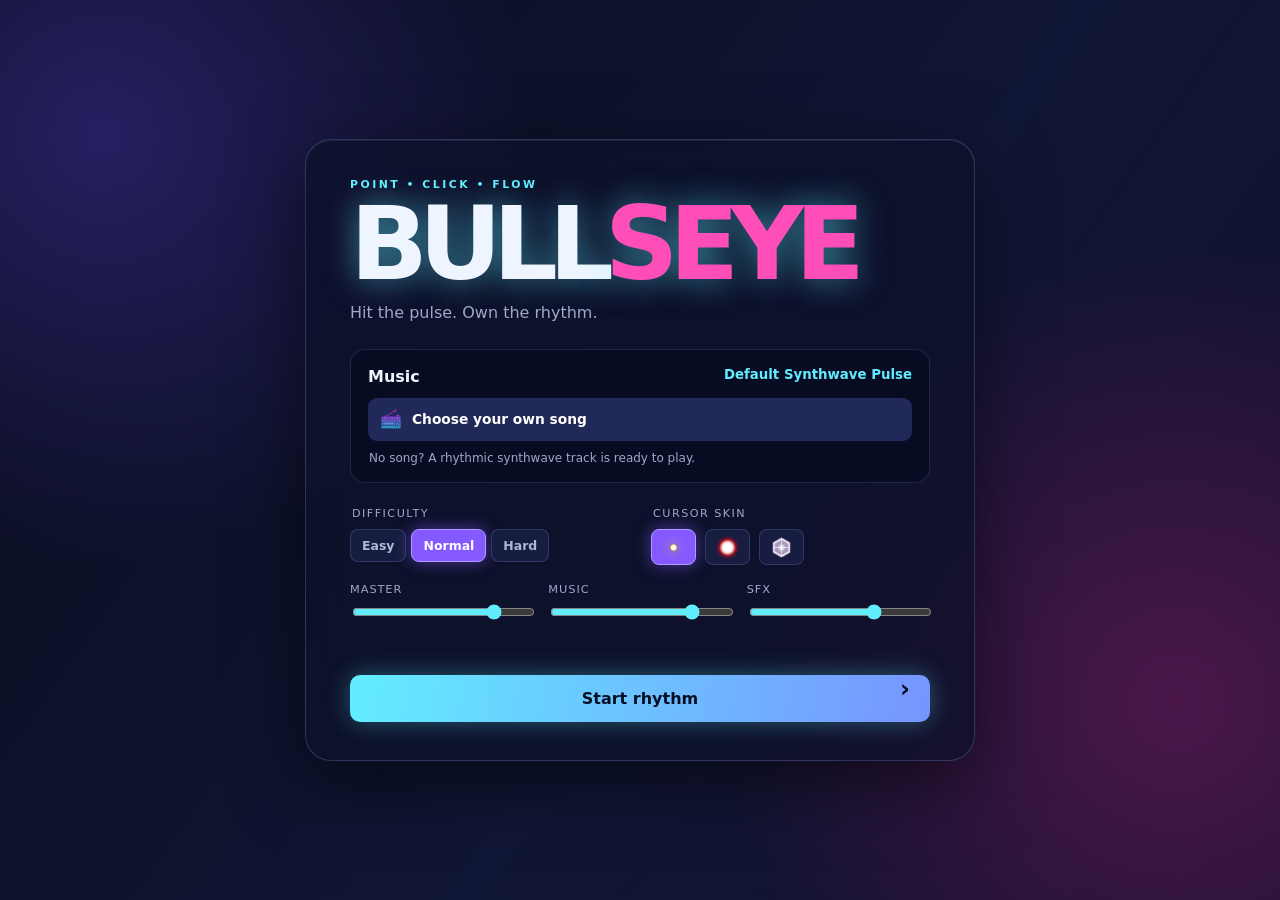
<file: Bullseye/index.html>
<!doctype html>
<html lang="en">
<head>
  <meta charset="utf-8">
  <meta name="viewport" content="width=device-width, initial-scale=1">
  <title>Bullseye — Rhythm Game</title>
  <link rel="icon" type="image/webp" href="images/bullseyeicon.webp">
  <link rel="stylesheet" href="style.css">
</head>
<body>
  <div class="ambient"></div>
  <img id="customCursor" src="images/cursor.webp" alt="" aria-hidden="true">

  <main id="app">
    <section id="menuScreen" class="screen menu-screen">
      <div class="menu-card">
        <p class="eyebrow">POINT • CLICK • FLOW</p>
        <h1>BULL<span>SEYE</span></h1>
        <p class="tagline">Hit the pulse. Own the rhythm.</p>

        <div class="song-panel">
          <div class="panel-heading"><span>Music</span><small id="songName">Default Synthwave Pulse</small></div>
          <label class="song-button" for="songInput"><img src="images/radioicon.png" alt="" onerror="this.style.display='none'"> Choose your own song</label>
          <input id="songInput" type="file" accept="audio/*" hidden>
          <div id="folderSongs" class="folder-songs" hidden></div>
          <p class="hint">No song? A rhythmic synthwave track is ready to play.</p>
        </div>

        <div class="settings-grid">
          <fieldset>
            <legend>Difficulty</legend>
            <div class="segmented" id="difficultyPicker">
              <button data-difficulty="easy">Easy</button><button class="active" data-difficulty="normal">Normal</button><button data-difficulty="hard">Hard</button>
            </div>
          </fieldset>
          <fieldset>
            <legend>Cursor skin</legend>
            <div class="skin-picker" id="skinPicker">
              <button class="skin active" data-skin="cursor.webp"><img src="images/cursor.webp" alt="Cursor one" onerror="this.parentElement.textContent='1'"></button>
              <button class="skin" data-skin="cursor2.webp"><img src="images/cursor2.webp" alt="Cursor two" onerror="this.parentElement.textContent='2'"></button>
              <button class="skin" data-skin="cursor3.webp"><img src="images/cursor3.webp" alt="Cursor three" onerror="this.parentElement.textContent='3'"></button>
            </div>
          </fieldset>
        </div>

        <div class="volume-panel">
          <label>Master <input id="masterVolume" type="range" min="0" max="1" step=".01" value="0.8"></label>
          <label>Music <input id="musicVolume" type="range" min="0" max="1" step=".01" value="0.8"></label>
          <label>SFX <input id="sfxVolume" type="range" min="0" max="1" step=".01" value="0.7"></label>
        </div>
        <p id="menuMessage" class="menu-message" aria-live="polite"></p>
        <button id="startButton" class="primary-button">Start rhythm <b>›</b></button>
      </div>
    </section>

    <section id="gameScreen" class="screen game-screen" hidden>
      <div class="hud">
        <div class="progress-track"><div id="progressFill"></div></div>
        <div class="hud-left"><span id="accuracyText">100.00%</span><small>ACCURACY</small><span id="countsText">0 Hits · 0 Miss</span></div>
        <div class="hud-score"><span id="scoreText">0</span><small>SCORE</small></div>
        <div class="hud-combo"><div class="combo-art" aria-hidden="true"></div><span id="comboText">0</span><small>COMBO</small><div class="combo-track"><div id="comboFill"></div></div></div>
        <button id="stopButton" class="stop-button" aria-label="Stop and return to menu">■</button>
        <button id="pauseButton" class="pause-button" aria-label="Pause game">Ⅱ</button>
      </div>
      <div id="playArea" aria-label="Rhythm play area"></div>
      <div id="countdown" class="countdown" aria-live="assertive"></div>
      <div id="pauseOverlay" class="overlay" hidden>
        <div class="overlay-card"><p class="eyebrow">RHYTHM PAUSED</p><h2>Take a breath.</h2><button id="resumeButton" class="primary-button">Resume</button><button id="pauseRetryButton" class="secondary-button">Retry</button><button id="quitButton" class="text-button">Quit to menu</button></div>
      </div>
    </section>

    <section id="resultsScreen" class="screen results-screen" hidden>
      <div class="results-card"><p class="eyebrow">TRACK COMPLETE</p><div id="gradeText" class="grade">S</div><h2>Results</h2><div class="result-stats"><div><b id="resultScore">0</b><span>Score</span></div><div><b id="resultCombo">0</b><span>Max combo</span></div><div><b id="resultAccuracy">100.00%</b><span>Accuracy</span></div><div><b id="resultHits">0</b><span>Hits</span></div><div><b id="resultMisses">0</b><span>Misses</span></div></div><button id="resultRetryButton" class="primary-button">Play again</button><button id="menuButton" class="text-button">Back to menu</button></div>
    </section>
  </main>
  <script src="script.js"></script>
</body>
</html>
</file>
<file: Bullseye/style.css>
:root { --bg:#070814; --card:rgba(14,17,42,.78); --cyan:#62edff; --pink:#ff4eb8; --purple:#8459ff; --text:#eef5ff; --muted:#9da9c8; }
[hidden] { display:none !important; }
* { box-sizing:border-box; } body { margin:0; min-width:1024px; min-height:100vh; overflow:hidden; color:var(--text); background:var(--bg); font-family:Inter,Segoe UI,system-ui,sans-serif; user-select:none; } button,input { font:inherit; } button { cursor:pointer; } .ambient { position:fixed; inset:-20%; z-index:-1; background:radial-gradient(circle at 20% 25%,#252061 0,transparent 25%),radial-gradient(circle at 80% 70%,#4b174a 0,transparent 27%),linear-gradient(125deg,#070814,#101635 55%,#160d2c); animation:drift 12s ease-in-out infinite alternate; } @keyframes drift { to { transform:scale(1.1) rotate(4deg); filter:hue-rotate(18deg); } }
.screen { min-height:100vh; position:relative; } .menu-screen,.results-screen { display:grid; place-items:center; padding:30px; } .menu-card,.results-card,.overlay-card { width:min(670px,82vw); padding:38px 44px; border:1px solid rgba(149,172,255,.24); border-radius:26px; background:var(--card); box-shadow:0 22px 75px #0008, inset 0 1px #fff1; backdrop-filter:blur(20px); } .eyebrow { letter-spacing:.23em; color:var(--cyan); font-size:.68rem; font-weight:800; margin:0 0 9px; } h1 { font-size:clamp(4rem,8vw,6.7rem); letter-spacing:-.09em; line-height:.85; margin:0; text-shadow:0 0 32px #62edff88; } h1 span { color:var(--pink); } .tagline { color:var(--muted); margin:15px 0 27px; } .song-panel { padding:17px; border-radius:15px; background:#070b22bb; border:1px solid #8491d233; } .panel-heading { display:flex; justify-content:space-between; font-weight:800; margin-bottom:12px; } .panel-heading small { color:var(--cyan); overflow:hidden; text-overflow:ellipsis; white-space:nowrap; max-width:280px; } .song-button,.folder-song { min-height:43px; display:flex; align-items:center; gap:10px; border-radius:9px; padding:9px 12px; background:#202957; color:#fff; font-size:.86rem; font-weight:700; transition:.18s; } .song-button:hover,.folder-song:hover { background:#303d7d; transform:translateY(-1px); } .song-button img,.folder-song img { width:22px;height:22px;object-fit:contain; } .folder-songs { display:grid; gap:6px; margin-top:8px; max-height:110px; overflow:auto; } .folder-song { border:0; text-align:left; width:100%; } .folder-song.selected { outline:1px solid var(--cyan); color:var(--cyan); } .hint,.menu-message { color:var(--muted); font-size:.75rem; margin:10px 1px 0; } .menu-message { height:17px; color:#ff93c9; }
.settings-grid { display:grid; grid-template-columns:1fr 1fr; gap:22px; margin:24px 0 17px; } fieldset { border:0; padding:0; margin:0; } legend { color:var(--muted); font-size:.7rem; text-transform:uppercase; letter-spacing:.13em; margin-bottom:9px; } .segmented { display:flex; gap:5px; } .segmented button,.skin { border:1px solid #6672af55; background:#171d40; color:#aeb7d5; border-radius:8px; padding:8px 11px; font-weight:700; font-size:.78rem; } .segmented button.active,.skin.active { background:var(--purple); color:white; border-color:#b09cff; box-shadow:0 0 16px #8459ff88; } .skin-picker { display:flex;gap:9px; } .skin { width:45px;height:36px;padding:5px;display:grid;place-items:center; } .skin img { max-width:28px;max-height:25px;object-fit:contain; } .volume-panel { display:grid; grid-template-columns:repeat(3,1fr); gap:15px; } .volume-panel label { color:var(--muted); font-size:.71rem; text-transform:uppercase; letter-spacing:.08em; } input[type=range] { width:100%; accent-color:var(--cyan); margin-top:8px; } .primary-button,.secondary-button,.text-button { border:0; border-radius:10px; font-weight:800; transition:.2s; } .primary-button { display:block; width:100%; margin-top:25px; padding:14px 20px; background:linear-gradient(100deg,var(--cyan),#7794ff); color:#061025; font-size:1rem; box-shadow:0 0 25px #62edff55; } .primary-button:hover { transform:translateY(-2px); box-shadow:0 4px 31px #62edffaa; } .primary-button b { font-size:1.5em; line-height:0; float:right; } .secondary-button { width:100%; padding:12px;background:#343b70;color:white;margin-top:10px; } .text-button { display:block; width:100%; padding:10px; margin-top:7px; background:transparent; color:#b6c1df; } .text-button:hover { color:#fff; }
.game-screen { cursor:none; background:radial-gradient(circle at center,#19245c55,transparent 55%); } #playArea { position:absolute; inset:0; overflow:hidden; cursor:none; } #customCursor { position:fixed; z-index:100; width:42px; height:42px; object-fit:contain; pointer-events:none; transform:translate(-50%,-50%); left:-100px; top:-100px; } .hud { position:absolute; z-index:10; inset:0; pointer-events:none; } .progress-track { position:absolute; top:22px; left:50%; transform:translateX(-50%); width:56%; height:5px; border-radius:9px;background:#ffffff25; overflow:hidden; } #progressFill { height:100%;width:0;background:linear-gradient(90deg,var(--cyan),var(--pink));box-shadow:0 0 10px var(--cyan); } .hud-left { position:absolute; top:39px; left:34px; display:grid; gap:2px; } .hud-left #accuracyText { color:var(--cyan);font-size:1.42rem;font-weight:900; } .hud small { color:#b6c3e4;font-size:.57rem;letter-spacing:.17em;font-weight:bold; } #countsText { font-size:.77rem;color:#d5dff7; } .hud-score { position:absolute;top:38px;right:34px;text-align:right;display:grid; } #scoreText { font-size:1.8rem;font-weight:900;text-shadow:0 0 20px #fff8; } .hud-combo { position:absolute;bottom:32px;left:34px; min-width:200px; } .hud-combo span { position:relative;z-index:1;display:block;font-size:3.8rem;line-height:.8;font-weight:1000;text-shadow:0 0 25px var(--pink); } .hud-combo small { margin-left:4px; } .combo-art { position:absolute;width:80px;height:68px;left:-8px;top:-13px;opacity:.15;background:url('images/combo%20numbers.webp') center/contain no-repeat; } .combo-track { height:5px;width:180px;margin-top:8px;background:#ffffff22;border-radius:5px;overflow:hidden; } #comboFill { height:100%;width:0;background:var(--pink);box-shadow:0 0 9px var(--pink);transition:width .15s; } .pulse { animation:pulse .24s ease-out; } .break { animation:break .32s ease-out; } @keyframes pulse { 50% { transform:scale(1.18);color:#fff; } } @keyframes break { 25%,75% { transform:translateX(8px); } to { opacity:.35; } } .pause-button { position:absolute;right:32px;bottom:31px;pointer-events:auto;width:43px;height:43px;border-radius:50%;border:1px solid #aebeff77;background:#151b3daa;color:white;font-size:1.25rem; }
.circle { position:absolute; width:var(--size);height:var(--size);transform:translate(-50%,-50%);border-radius:50%; display:grid;place-items:center; cursor:none; } .target { width:100%;height:100%;border-radius:50%;background:radial-gradient(circle,#f9fbff 0 12%,var(--pink) 13% 31%,#fff 32% 34%,var(--cyan) 35% 57%,#fff 58% 60%,#27366f 61%); border:3px solid #fff;box-shadow:0 0 18px var(--cyan),0 0 35px #fa4bbb88; } .approach { position:absolute;inset:0;border:3px solid var(--pink);border-radius:50%;opacity:.9;box-shadow:0 0 15px var(--pink); transform:scale(var(--ring-scale)); pointer-events:none; } .circle.hit .target { animation:hitBurst .32s forwards; } @keyframes hitBurst { to { transform:scale(1.75);opacity:0;filter:brightness(3); } } .judgement { position:absolute;z-index:4;transform:translate(-50%,-50%);font-weight:1000;letter-spacing:.1em;font-size:1.3rem;pointer-events:none;text-shadow:0 0 15px currentColor; animation:judge .65s forwards; } .judgement.perfect{color:#fff59b}.judgement.good{color:var(--cyan)}.judgement.okay{color:#d3a0ff}.judgement.miss{color:var(--pink)} @keyframes judge { to { opacity:0;transform:translate(-50%,-135%); } } .miss-effect { position:absolute;width:110px;height:110px;object-fit:contain;pointer-events:none;transform:translate(-50%,-50%);animation:missFx .6s forwards; } @keyframes missFx { to { transform:translate(-50%,-50%) scale(1.55);opacity:0; } }
.countdown { position:absolute;z-index:30;inset:0;display:grid;place-items:center;font-size:8rem;font-weight:1000;text-shadow:0 0 35px var(--cyan);pointer-events:none; } .countdown.analysing { white-space:pre-line; text-align:center; font-size:1.35rem; letter-spacing:.15em; color:var(--cyan); } .countdown.pop { animation:count .74s ease-out; } @keyframes count { from{transform:scale(1.5);opacity:0}35%{opacity:1}to{transform:scale(.8);opacity:0} } .overlay { position:absolute;z-index:25;inset:0;display:grid;place-items:center;background:#050610a8;backdrop-filter:blur(7px); } .overlay-card { width:350px;text-align:center; }.overlay-card h2{margin:0 0 20px;font-size:2rem}.overlay-card .primary-button{margin-top:0}.results-card{text-align:center;width:min(620px,80vw)} .grade{font-size:7rem;font-weight:1000;line-height:.85;color:#fff5a0;text-shadow:0 0 30px #fff176aa;margin:5px}.results-card h2{margin:10px 0 22px}.result-stats{display:grid;grid-template-columns:repeat(5,1fr);gap:8px}.result-stats div{padding:12px 5px;background:#101631;border-radius:9px}.result-stats b{display:block;color:var(--cyan);font-size:1.1rem}.result-stats span{color:var(--muted);font-size:.62rem;text-transform:uppercase;letter-spacing:.08em;}
.pause-button { right:32px; } .stop-button { position:absolute;right:83px;bottom:31px;pointer-events:auto;width:43px;height:43px;border-radius:50%;border:1px solid #aebeff77;background:#151b3daa;color:#ffb6d8;font-size:.8rem; }
</file>
